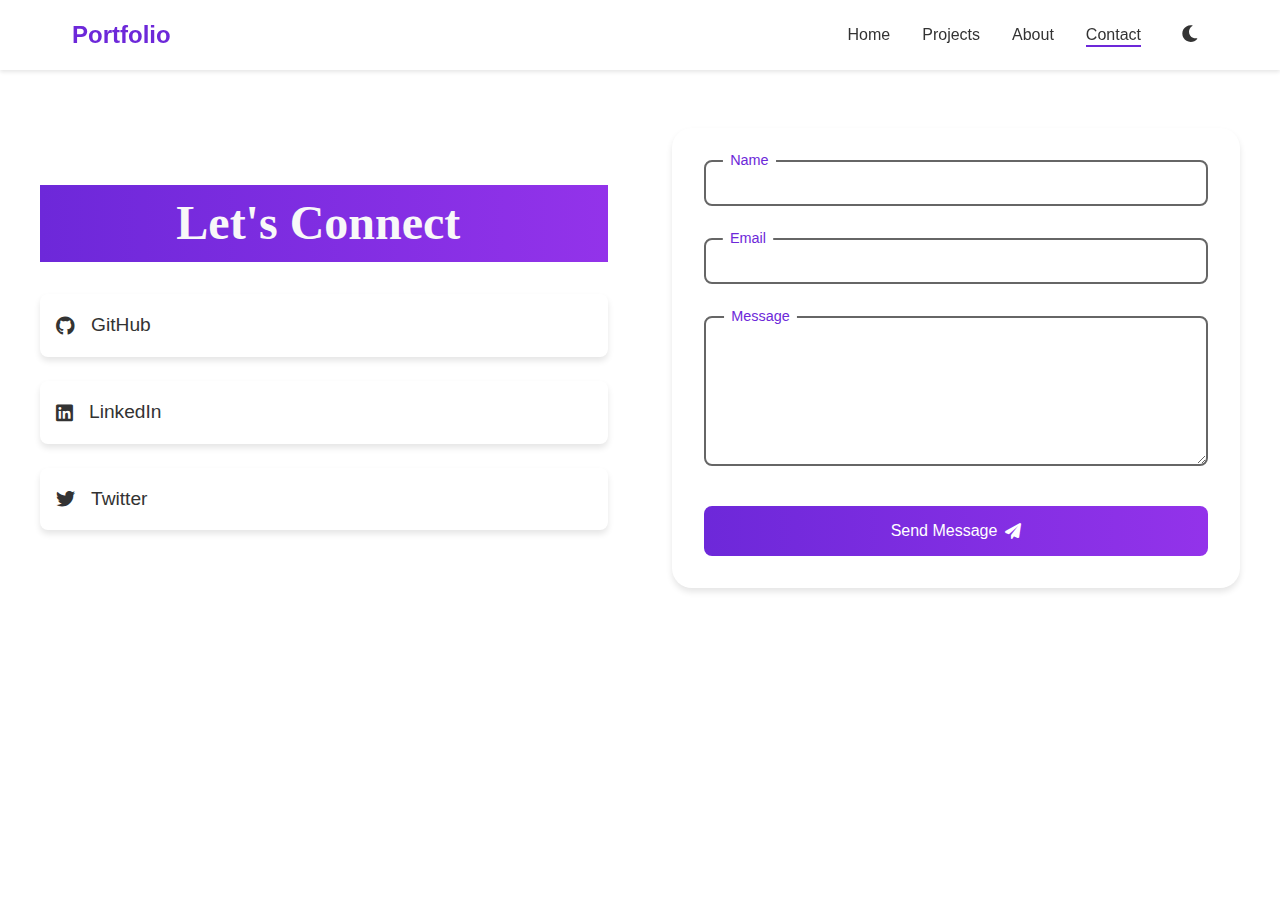
<file: contact.html>
<!DOCTYPE html>
<html lang="en" data-theme="light">
<head>
    <meta charset="UTF-8">
    <meta name="viewport" content="width=device-width, initial-scale=1.0">
    <title>Contact - Portfolio</title>
    <link rel="stylesheet" href="style.css">
    <link rel="stylesheet" href="https://cdnjs.cloudflare.com/ajax/libs/font-awesome/6.0.0/css/all.min.css">
</head>
<body>
    <nav class="navbar">
        <div class="nav-content">
            <div class="logo">Portfolio</div>
            <ul class="nav-links">
                <li><a href="index.html">Home</a></li>
                <li><a href="projects.html">Projects</a></li>
                <li><a href="about.html">About</a></li>
                <li><a href="contact.html" class="active">Contact</a></li>
                <li>
                    <button class="theme-toggle" aria-label="Toggle theme">
                        <i class="fas fa-moon"></i>
                    </button>
                </li>
            </ul>
        </div>
    </nav>

    <section class="contact-page">
        <div class="contact-content">
            <div class="contact-info">
                <h1 class="contact-connect">Let's Connect</h1>
                <div class="social-links">
                    <a href="#" class="social-link">
                        <i class="fab fa-github"></i>
                        <span>GitHub</span>
                    </a>
                    <a href="#" class="social-link">
                        <i class="fab fa-linkedin"></i>
                        <span>LinkedIn</span>
                    </a>
                    <a href="#" class="social-link">
                        <i class="fab fa-twitter"></i>
                        <span>Twitter</span>
                    </a>
                </div>
            </div>
            <div class="contact-form-container">
                <form class="contact-form" id="contactForm">
                    <div class="form-group">
                        <input type="text" id="name" required>
                        <label for="name">Name</label>
                    </div>
                    <div class="form-group">
                        <input type="email" id="email" required>
                        <label for="email">Email</label>
                    </div>
                    <div class="form-group">
                        <textarea id="message" required></textarea>
                        <label for="message">Message</label>
                    </div>
                    <button type="submit" class="submit-btn">
                        <span>Send Message</span>
                        <i class="fas fa-paper-plane"></i>
                    </button>
                </form>
            </div>
        </div>
    </section>

    <script src="main.js"></script>
</body>
</html>
</file>
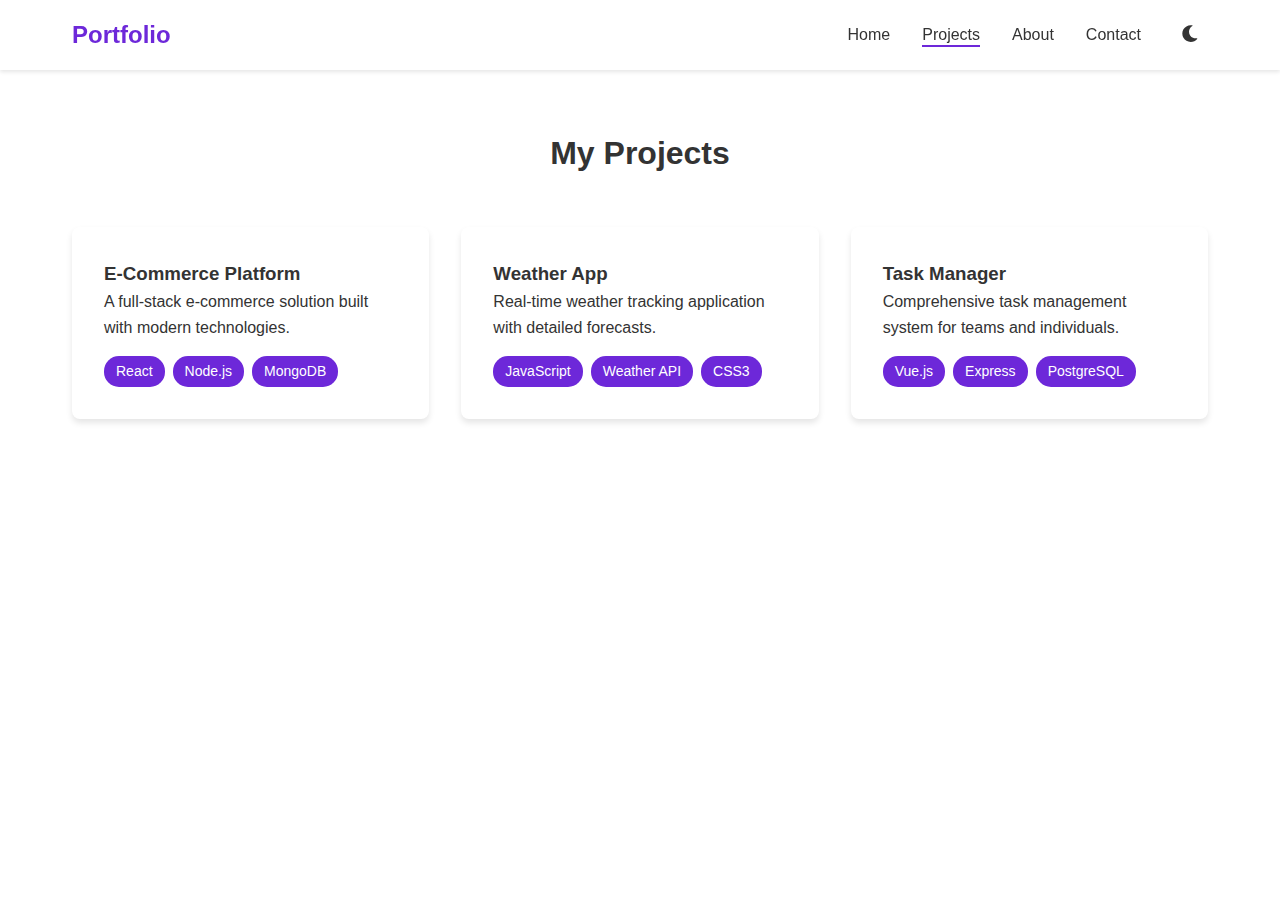
<file: projects.html>
<!DOCTYPE html>
<html lang="en" data-theme="light">
<head>
    <meta charset="UTF-8">
    <meta name="viewport" content="width=device-width, initial-scale=1.0">
    <title>Projects - Portfolio</title>
    <link rel="stylesheet" href="style.css">
    <link rel="stylesheet" href="https://cdnjs.cloudflare.com/ajax/libs/font-awesome/6.0.0/css/all.min.css">
</head>
<body>
    <nav class="navbar">
        <div class="nav-content">
            <div class="logo">Portfolio</div>
            <ul class="nav-links">
                <li><a href="index.html">Home</a></li>
                <li><a href="projects.html" class="active">Projects</a></li>
                <li><a href="about.html">About</a></li>
                <li><a href="contact.html">Contact</a></li>
                <li>
                    <button class="theme-toggle" aria-label="Toggle theme">
                        <i class="fas fa-moon"></i>
                    </button>
                </li>
            </ul>
        </div>
    </nav>

    <section class="projects-page">
        <h1>My Projects</h1>
        <div class="projects-grid">
            <div class="project-item">
                <h3>E-Commerce Platform</h3>
                <p>A full-stack e-commerce solution built with modern technologies.</p>
                <div class="tech-stack">
                    <span>React</span>
                    <span>Node.js</span>
                    <span>MongoDB</span>
                </div>
            </div>
            <div class="project-item">
                <h3>Weather App</h3>
                <p>Real-time weather tracking application with detailed forecasts.</p>
                <div class="tech-stack">
                    <span>JavaScript</span>
                    <span>Weather API</span>
                    <span>CSS3</span>
                </div>
            </div>
            <div class="project-item">
                <h3>Task Manager</h3>
                <p>Comprehensive task management system for teams and individuals.</p>
                <div class="tech-stack">
                    <span>Vue.js</span>
                    <span>Express</span>
                    <span>PostgreSQL</span>
                </div>
            </div>
        </div>
    </section>

    <script src="main.js"></script>
</body>
</html>
</file>
<file: style.css>
:root {
    --bg-primary: #ffffff;
    --bg-secondary: #f8f8f8;
    --text-primary: #333333;
    --text-secondary: #666666;
    --accent: #6d28d9;
    --accent-light: #7c3aed;
    --nav-bg: rgba(255, 255, 255, 0.8);
    --card-bg: #ffffff;
    --card-shadow: 0 4px 6px rgba(0, 0, 0, 0.1);
    --gradient-start: #6d28d9;
    --gradient-end: #9333ea;
}

[data-theme="dark"] {
    --bg-primary: #1a1a1a;
    --bg-secondary: #2d2d2d;
    --text-primary: #ffffff;
    --text-secondary: #cccccc;
    --accent: #8b5cf6;
    --accent-light: #a78bfa;
    --nav-bg: rgba(26, 26, 26, 0.8);
    --card-bg: #2d2d2d;
    --card-shadow: 0 4px 6px rgba(0, 0, 0, 0.3);
    --gradient-start: #8b5cf6;
    --gradient-end: #a78bfa;
}

* {
    margin: 0;
    padding: 0;
    box-sizing: border-box;
    transition: background-color 0.3s, color 0.3s;
}

body {
    font-family: 'Inter', sans-serif;
    line-height: 1.6;
    color: var(--text-primary);
    background: var(--bg-primary);
}

/* Smooth Scrolling */
html {
    scroll-behavior: smooth;
}

/* Navbar Styles */
.navbar {
    position: fixed;
    top: 0;
    left: 0;
    width: 100%;
    background: var(--nav-bg);
    backdrop-filter: blur(5px);
    z-index: 1000;
    box-shadow: 0 2px 4px rgba(0, 0, 0, 0.1);
}

.nav-content {
    max-width: 1200px;
    margin: 0 auto; 
    padding: 1rem 2rem;
    display: flex;
    justify-content: space-between;
    align-items: center;
}

.logo-container {
    display: flex;
    align-items: center;
    gap: 1rem;
}

.logo {
    font-size: 1.5rem;
    font-weight: bold;
    color: var(--accent);
}

.nav-links {
    display: flex;
    gap: 2rem;
    list-style: none;
    align-items: center;
}

.nav-links a {
    text-decoration: none;
    color: var(--text-primary);
    font-weight: 500;
    transition: color 0.3s;
    position: relative;
}

.nav-links a::after {
    content: '';
    position: absolute;
    width: 0;
    height: 2px;
    bottom: -4px;
    left: 0;
    background-color: var(--accent);
    transition: width 0.3s;
}

.nav-links a:hover::after,
.nav-links a.active::after {
    width: 100%;
}

.nav-profile {
    display: none;
    opacity: 0;
    transition: opacity 0.3s ease;
}

.nav-profile.visible {
    display: block;
    opacity: 1;
}

.nav-profile-image {
    width: 40px;
    height: 40px;
    border-radius: 50%;
    border: 2px solid var(--accent);
}

.theme-toggle {
    background: none;
    border: none;
    color: var(--text-primary);
    cursor: pointer;
    padding: 0.5rem;
    font-size: 1.2rem;
}

/* Hero Section */
.hero {
    min-height: 100vh;
    padding-top: 80px;
    background: var(--bg-secondary);
    display: flex;
    align-items: center;
    justify-content: center;
    padding: 2rem;
}

.hero-content {
    display: flex;
    gap: 4rem;
    align-items: center;
    max-width: 1200px;
    width: 100%;
}

.hero-text {
    flex: 1;
}

.hero-text h1 {
    font-size: 3rem;
    margin-bottom: 1rem;
    color: var(--text-primary);
}

.hero-text p {
    color: var(--text-secondary);
    font-size: 1.2rem;
}

.hero-stats {
    display: flex;
    gap: 2rem;
    margin: 2rem 0;
}

.stat-item {
    display: flex;
    flex-direction: column;
    align-items: center;
}

.stat-number {
    font-size: 2rem;
    font-weight: bold;
    color: var(--accent);
}

.stat-label {
    color: var(--text-secondary);
    font-size: 0.9rem;
}

.hero-image {
    flex: 1;
    text-align: center;
}

.profile-image {
    width: 300px;
    height: 300px;
    border-radius: 50%;
    object-fit: cover;
    border: 4px solid var(--accent);
    box-shadow: var(--card-shadow);
    transition: transform 0.3s ease, opacity 0.3s ease;
}

.cta-buttons {
    display: flex;
    gap: 1rem;
    margin-top: 2rem;
}

.cta-primary, .cta-secondary {
    padding: 0.8rem 1.5rem;
    border-radius: 25px;
    text-decoration: none;
    font-weight: 500;
    transition: transform 0.3s ease;
}

.cta-primary {
    background: var(--accent);
    color: white;
}

.cta-secondary {
    border: 2px solid var(--accent);
    color: var(--accent);
}

.cta-primary:hover, .cta-secondary:hover {
    transform: translateY(-2px);
}

/* Projects Section */
.projects-preview {
    padding: 5rem 2rem;
    background: var(--bg-primary);
}

.section-title {
    text-align: center;
    margin-bottom: 3rem;
    font-size: 2.5rem;
    background: linear-gradient(to right, var(--gradient-start), var(--gradient-end));
    color: transparent;
}

.projects-container {
    display: grid;
    grid-template-columns: repeat(auto-fit, minmax(300px, 1fr));
    gap: 2rem;
    max-width: 1200px;
    margin: 0 auto;
}

.project-card {
    background: var(--card-bg);
    padding: 2rem;
    border-radius: 15px;
    box-shadow: var(--card-shadow);
    position: relative;
    overflow: hidden;
    cursor: pointer;
    transition: transform 0.3s ease;
}

.project-card:hover {
    transform: translateY(-5px);
}

.project-icon {
    font-size: 2rem;
    color: var(--accent);
    margin-bottom: 1rem;
}

.project-tech {
    display: flex;
    gap: 0.5rem;
    margin-top: 1rem;
}

.project-tech span {
    background: var(--accent);
    color: white;
    padding: 0.25rem 0.75rem;
    border-radius: 15px;
    font-size: 0.75rem;
}

.project-hover {
    position: absolute;
    bottom: -50px;
    left: 0;
    right: 0;
    background: var(--accent);
    color: white;
    padding: 1rem;
    text-align: center;
    transition: bottom 0.3s ease;
}

.project-card:hover .project-hover {
    bottom: 0;
}

/* Skills Section */
.skills-section {
    padding: 5rem 2rem;
    background: var(--bg-secondary);
}

.section-title{
    font-family: Cambria, Cochin, Georgia, Times, 'Times New Roman', serif;
    font-weight: bold;
    color: #f8f8f8;
    z-index: 100px;
}

.skills-container {
    display: grid;
    grid-template-columns: repeat(auto-fit, minmax(250px, 1fr));
    gap: 2rem;
    max-width: 1200px;
    margin: 0 auto;
}

.skill-category {
    background: var(--card-bg);
    padding: 2rem;
    border-radius: 15px;
    box-shadow: var(--card-shadow);
}

.skill-category h3 {
    color: var(--accent);
    margin-bottom: 1.5rem;
    text-align: center;
}

.skill-list {
    display: grid;
    gap: 1rem;
}

.skill-item {
    display: flex;
    align-items: center;
    gap: 1rem;
    padding: 0.5rem;
    border-radius: 8px;
    transition: transform 0.3s ease;
}

.skill-item:hover {
    transform: translateX(10px);
    background: var(--bg-secondary);
}

.skill-item i {
    font-size: 1.5rem;
    color: var(--accent);
}

/* Animation Classes */
.animate-text {
    opacity: 0;
    transform: translateY(20px);
    animation: fadeInUp 0.5s ease forwards;
}

.animate-visible {
    opacity: 1 !important;
    transform: translateY(0) !important;
}

@keyframes fadeInUp {
    to {
        opacity: 1;
        transform: translateY(0);
    }
}

/* Projects Page */
.projects-page {
    padding: 8rem 2rem 5rem;
    max-width: 1200px;
    margin: 0 auto;
}

.projects-page h1 {
    color: var(--text-primary);
    margin-bottom: 3rem;
    text-align: center;
}

.projects-grid {
    display: grid;
    grid-template-columns: repeat(auto-fit, minmax(300px, 1fr));
    gap: 2rem;
}

.project-item {
    background: var(--card-bg);
    padding: 2rem;
    border-radius: 8px;
    box-shadow: var(--card-shadow);
}

.tech-stack {
    margin-top: 1rem;
    display: flex;
    gap: 0.5rem;
    flex-wrap: wrap;
}

.tech-stack span {
    background: var(--accent);
    color: #ffffff;
    padding: 0.25rem 0.75rem;
    border-radius: 15px;
    font-size: 0.875rem;
}

/* About Page Styles */
.about-page {
    min-height: 100vh;
    padding: 8rem 2rem 5rem;
    background: var(--bg-primary);
}

.about-content {
    max-width: 1200px;
    margin: 0 auto;
    display: grid;
    grid-template-columns: 1fr 1fr;
    gap: 4rem;
    align-items: center;
}

.timeline {
    position: relative;
    padding: 2rem 0;
}

.timeline::before {
    content: '';
    position: absolute;
    left: 0;
    top: 0;
    height: 100%;
    width: 2px;
    background: var(--accent);
}

.timeline-item {
    position: relative;
    padding-left: 2rem;
    margin-bottom: 2rem;
}

.timeline-dot {
    position: absolute;
    left: -6px;
    top: 0;
    width: 14px;
    height: 14px;
    border-radius: 50%;
    background: var(--accent);
    border: 2px solid var(--bg-primary);
}

.timeline-content {
    background: var(--card-bg);
    padding: 1.5rem;
    border-radius: 8px;
    box-shadow: var(--card-shadow);
}

.timeline-content h3 {
    color: var(--accent);
    margin-bottom: 0.5rem;
}

.date {
    color: var(--text-secondary);
    font-size: 0.875rem;
}

.skills-grid {
    display: flex;
    flex-wrap: wrap;
    gap: 0.5rem;
    margin-top: 1rem;
}

.skills-grid span {
    background: var(--accent);
    color: white;
    padding: 0.25rem 0.75rem;
    border-radius: 15px;
    font-size: 0.875rem;
}

.floating-image {
    position: relative;
    animation: float 6s ease-in-out infinite;
}

.floating-image img {
    width: 100%;
    height: auto;
    border-radius: 20px;
    box-shadow: var(--card-shadow);
}

@keyframes float {
    0%, 100% { transform: translateY(0); }
    50% { transform: translateY(-20px); }
}

/* Contact Page Styles */
.contact-page {
    min-height: 100vh;
    padding: 8rem 2rem 5rem;
    background: var(--bg-primary);
}

.contact-content {
    max-width: 1200px;
    margin: 0 auto;
    display: grid;
    grid-template-columns: 1fr 1fr;
    gap: 4rem;
    align-items: center;
}

.contact-info h1 {
    font-size: 3rem;
    margin-bottom: 2rem;
    background: linear-gradient(to right, var(--gradient-start), var(--gradient-end));
    padding-left: 24%;
    color: transparent;
    font-family: Cambria, Cochin, Georgia, Times, 'Times New Roman', serif;
    font-weight: bold;
    color: #f8f8f8;
}

.social-links {
    display: flex;
    flex-direction: column;
    gap: 1.5rem;
}

.social-link {
    display: flex;
    align-items: center;
    gap: 1rem;
    text-decoration: none;
    color: var(--text-primary);
    font-size: 1.2rem;
    padding: 1rem;
    border-radius: 8px;
    background: var(--card-bg);
    box-shadow: var(--card-shadow);
    transition: transform 0.3s;
}

.social-link:hover {
    transform: translateX(10px);
}

.contact-form-container {
    background: var(--card-bg);
    padding: 2rem;
    border-radius: 20px;
    box-shadow: var(--card-shadow);
}

.form-group {
    position: relative;
    margin-bottom: 2rem;
}

.form-group input,
.form-group textarea {
    width: 100%;
    padding: 0.75rem;
    border: 2px solid var(--text-secondary);
    border-radius: 8px;
    background: transparent;
    color: var(--text-primary);
    font-size: 1rem;
    transition: border-color 0.3s;
}

.form-group textarea {
    min-height: 150px;
    resize: vertical;
}

.form-group label {
    position: absolute;
    left: 1rem;
    top: 50%;
    transform: translateY(-50%);
    color: var(--text-secondary);
    transition: all 0.3s;
    pointer-events: none;
    background: var(--card-bg);
    padding: 0 0.5rem;
}

.form-group textarea + label {
    top: 1rem;
    transform: none;
}

.form-group input:focus,
.form-group textarea:focus {
    border-color: var(--accent);
    outline: none;
}

.form-group input:focus + label,
.form-group textarea:focus + label,
.form-group input:not(:placeholder-shown) + label,
.form-group textarea:not(:placeholder-shown) + label {
    top: 0;
    transform: translateY(-50%) scale(0.9);
    color: var(--accent);
}

.submit-btn {
    width: 100%;
    padding: 1rem;
    border: none;
    border-radius: 8px;
    background: linear-gradient(to right, var(--gradient-start), var(--gradient-end));
    color: white;
    font-size: 1rem;
    cursor: pointer;
    display: flex;
    align-items: center;
    justify-content: center;
    gap: 0.5rem;
    transition: transform 0.3s;
}

.submit-btn:hover {
    transform: translateY(-2px);
}


/* Responsive Design */
@media (max-width: 768px) {
    .hero-content {
        flex-direction: column;
        text-align: center;
        gap: 2rem;
    }

    .hero-stats {
        justify-content: center;
    }

    .cta-buttons {
        justify-content: center;
    }

    .nav-content {
        flex-direction: column;
        gap: 1rem;
        padding: 1rem;
    }

    .nav-links {
        gap: 1rem;
        flex-wrap: wrap;
        justify-content: center;
    }

    .projects-container {
        grid-template-columns: 1fr;
    }

    .skills-container {
        grid-template-columns: 1fr;
    }
}
</file>
